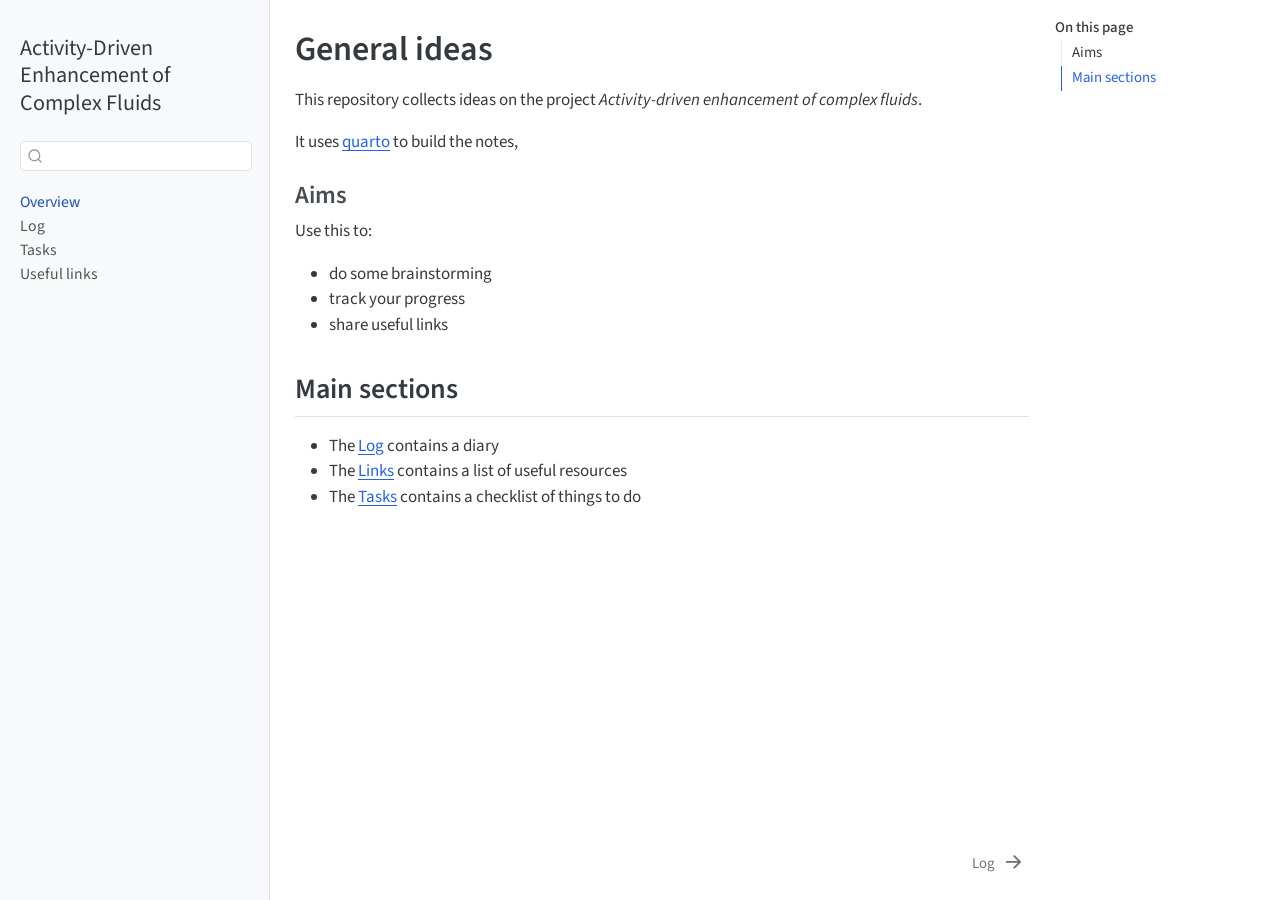
<file: index.html>
<!DOCTYPE html>
<html xmlns="http://www.w3.org/1999/xhtml" lang="en" xml:lang="en"><head>

<meta charset="utf-8">
<meta name="generator" content="quarto-1.7.31">

<meta name="viewport" content="width=device-width, initial-scale=1.0, user-scalable=yes">


<title>General ideas – Activity-Driven Enhancement of Complex Fluids</title>
<style>
code{white-space: pre-wrap;}
span.smallcaps{font-variant: small-caps;}
div.columns{display: flex; gap: min(4vw, 1.5em);}
div.column{flex: auto; overflow-x: auto;}
div.hanging-indent{margin-left: 1.5em; text-indent: -1.5em;}
ul.task-list{list-style: none;}
ul.task-list li input[type="checkbox"] {
  width: 0.8em;
  margin: 0 0.8em 0.2em -1em; /* quarto-specific, see https://github.com/quarto-dev/quarto-cli/issues/4556 */ 
  vertical-align: middle;
}
</style>


<script src="site_libs/quarto-nav/quarto-nav.js"></script>
<script src="site_libs/quarto-nav/headroom.min.js"></script>
<script src="site_libs/clipboard/clipboard.min.js"></script>
<script src="site_libs/quarto-search/autocomplete.umd.js"></script>
<script src="site_libs/quarto-search/fuse.min.js"></script>
<script src="site_libs/quarto-search/quarto-search.js"></script>
<meta name="quarto:offset" content="./">
<link href="./log.html" rel="next">
<script src="site_libs/quarto-html/quarto.js" type="module"></script>
<script src="site_libs/quarto-html/tabsets/tabsets.js" type="module"></script>
<script src="site_libs/quarto-html/popper.min.js"></script>
<script src="site_libs/quarto-html/tippy.umd.min.js"></script>
<script src="site_libs/quarto-html/anchor.min.js"></script>
<link href="site_libs/quarto-html/tippy.css" rel="stylesheet">
<link href="site_libs/quarto-html/quarto-syntax-highlighting-e1a5c8363afafaef2c763b6775fbf3ca.css" rel="stylesheet" id="quarto-text-highlighting-styles">
<script src="site_libs/bootstrap/bootstrap.min.js"></script>
<link href="site_libs/bootstrap/bootstrap-icons.css" rel="stylesheet">
<link href="site_libs/bootstrap/bootstrap-5809fcdebe393741780d614e72b00cc7.min.css" rel="stylesheet" append-hash="true" id="quarto-bootstrap" data-mode="light">
<script id="quarto-search-options" type="application/json">{
  "location": "sidebar",
  "copy-button": false,
  "collapse-after": 3,
  "panel-placement": "start",
  "type": "textbox",
  "limit": 50,
  "keyboard-shortcut": [
    "f",
    "/",
    "s"
  ],
  "show-item-context": false,
  "language": {
    "search-no-results-text": "No results",
    "search-matching-documents-text": "matching documents",
    "search-copy-link-title": "Copy link to search",
    "search-hide-matches-text": "Hide additional matches",
    "search-more-match-text": "more match in this document",
    "search-more-matches-text": "more matches in this document",
    "search-clear-button-title": "Clear",
    "search-text-placeholder": "",
    "search-detached-cancel-button-title": "Cancel",
    "search-submit-button-title": "Submit",
    "search-label": "Search"
  }
}</script>


</head>

<body class="nav-sidebar docked quarto-light">

<div id="quarto-search-results"></div>
  <header id="quarto-header" class="headroom fixed-top">
  <nav class="quarto-secondary-nav">
    <div class="container-fluid d-flex">
      <button type="button" class="quarto-btn-toggle btn" data-bs-toggle="collapse" role="button" data-bs-target=".quarto-sidebar-collapse-item" aria-controls="quarto-sidebar" aria-expanded="false" aria-label="Toggle sidebar navigation" onclick="if (window.quartoToggleHeadroom) { window.quartoToggleHeadroom(); }">
        <i class="bi bi-layout-text-sidebar-reverse"></i>
      </button>
        <nav class="quarto-page-breadcrumbs" aria-label="breadcrumb"><ol class="breadcrumb"><li class="breadcrumb-item"><a href="./index.html">Overview</a></li></ol></nav>
        <a class="flex-grow-1" role="navigation" data-bs-toggle="collapse" data-bs-target=".quarto-sidebar-collapse-item" aria-controls="quarto-sidebar" aria-expanded="false" aria-label="Toggle sidebar navigation" onclick="if (window.quartoToggleHeadroom) { window.quartoToggleHeadroom(); }">      
        </a>
      <button type="button" class="btn quarto-search-button" aria-label="Search" onclick="window.quartoOpenSearch();">
        <i class="bi bi-search"></i>
      </button>
    </div>
  </nav>
</header>
<!-- content -->
<div id="quarto-content" class="quarto-container page-columns page-rows-contents page-layout-article">
<!-- sidebar -->
  <nav id="quarto-sidebar" class="sidebar collapse collapse-horizontal quarto-sidebar-collapse-item sidebar-navigation docked overflow-auto">
    <div class="pt-lg-2 mt-2 text-left sidebar-header">
    <div class="sidebar-title mb-0 py-0">
      <a href="./">Activity-Driven Enhancement of Complex Fluids</a> 
    </div>
      </div>
        <div class="mt-2 flex-shrink-0 align-items-center">
        <div class="sidebar-search">
        <div id="quarto-search" class="" title="Search"></div>
        </div>
        </div>
    <div class="sidebar-menu-container"> 
    <ul class="list-unstyled mt-1">
        <li class="sidebar-item">
  <div class="sidebar-item-container"> 
  <a href="./index.html" class="sidebar-item-text sidebar-link active">
 <span class="menu-text">Overview</span></a>
  </div>
</li>
        <li class="sidebar-item">
  <div class="sidebar-item-container"> 
  <a href="./log.html" class="sidebar-item-text sidebar-link">
 <span class="menu-text">Log</span></a>
  </div>
</li>
        <li class="sidebar-item">
  <div class="sidebar-item-container"> 
  <a href="./tasks.html" class="sidebar-item-text sidebar-link">
 <span class="menu-text">Tasks</span></a>
  </div>
</li>
        <li class="sidebar-item">
  <div class="sidebar-item-container"> 
  <a href="./links.html" class="sidebar-item-text sidebar-link">
 <span class="menu-text">Useful links</span></a>
  </div>
</li>
    </ul>
    </div>
</nav>
<div id="quarto-sidebar-glass" class="quarto-sidebar-collapse-item" data-bs-toggle="collapse" data-bs-target=".quarto-sidebar-collapse-item"></div>
<!-- margin-sidebar -->
    <div id="quarto-margin-sidebar" class="sidebar margin-sidebar">
        <nav id="TOC" role="doc-toc" class="toc-active">
    <h2 id="toc-title">On this page</h2>
   
  <ul>
  <li><a href="#aims" id="toc-aims" class="nav-link active" data-scroll-target="#aims">Aims</a></li>
  <li><a href="#main-sections" id="toc-main-sections" class="nav-link" data-scroll-target="#main-sections">Main sections</a></li>
  </ul>
</nav>
    </div>
<!-- main -->
<main class="content" id="quarto-document-content">

<header id="title-block-header" class="quarto-title-block default">
<div class="quarto-title">
<h1 class="title">General ideas</h1>
</div>



<div class="quarto-title-meta">

    
  
    
  </div>
  


</header>


<p>This repository collects ideas on the project <em>Activity-driven enhancement of complex fluids</em>.</p>
<p>It uses <a href="https://www.quarto.org">quarto</a> to build the notes,</p>
<section id="aims" class="level3">
<h3 class="anchored" data-anchor-id="aims">Aims</h3>
<p>Use this to:</p>
<ul>
<li>do some brainstorming</li>
<li>track your progress</li>
<li>share useful links</li>
</ul>
</section>
<section id="main-sections" class="level2">
<h2 class="anchored" data-anchor-id="main-sections">Main sections</h2>
<ul>
<li>The <a href="./log.html">Log</a> contains a diary</li>
<li>The <a href="./links.html">Links</a> contains a list of useful resources</li>
<li>The <a href="./tasks.html">Tasks</a> contains a checklist of things to do</li>
</ul>


</section>

<a onclick="window.scrollTo(0, 0); return false;" role="button" id="quarto-back-to-top"><i class="bi bi-arrow-up"></i> Back to top</a></main> <!-- /main -->
<script id="quarto-html-after-body" type="application/javascript">
  window.document.addEventListener("DOMContentLoaded", function (event) {
    const icon = "";
    const anchorJS = new window.AnchorJS();
    anchorJS.options = {
      placement: 'right',
      icon: icon
    };
    anchorJS.add('.anchored');
    const isCodeAnnotation = (el) => {
      for (const clz of el.classList) {
        if (clz.startsWith('code-annotation-')) {                     
          return true;
        }
      }
      return false;
    }
    const onCopySuccess = function(e) {
      // button target
      const button = e.trigger;
      // don't keep focus
      button.blur();
      // flash "checked"
      button.classList.add('code-copy-button-checked');
      var currentTitle = button.getAttribute("title");
      button.setAttribute("title", "Copied!");
      let tooltip;
      if (window.bootstrap) {
        button.setAttribute("data-bs-toggle", "tooltip");
        button.setAttribute("data-bs-placement", "left");
        button.setAttribute("data-bs-title", "Copied!");
        tooltip = new bootstrap.Tooltip(button, 
          { trigger: "manual", 
            customClass: "code-copy-button-tooltip",
            offset: [0, -8]});
        tooltip.show();    
      }
      setTimeout(function() {
        if (tooltip) {
          tooltip.hide();
          button.removeAttribute("data-bs-title");
          button.removeAttribute("data-bs-toggle");
          button.removeAttribute("data-bs-placement");
        }
        button.setAttribute("title", currentTitle);
        button.classList.remove('code-copy-button-checked');
      }, 1000);
      // clear code selection
      e.clearSelection();
    }
    const getTextToCopy = function(trigger) {
        const codeEl = trigger.previousElementSibling.cloneNode(true);
        for (const childEl of codeEl.children) {
          if (isCodeAnnotation(childEl)) {
            childEl.remove();
          }
        }
        return codeEl.innerText;
    }
    const clipboard = new window.ClipboardJS('.code-copy-button:not([data-in-quarto-modal])', {
      text: getTextToCopy
    });
    clipboard.on('success', onCopySuccess);
    if (window.document.getElementById('quarto-embedded-source-code-modal')) {
      const clipboardModal = new window.ClipboardJS('.code-copy-button[data-in-quarto-modal]', {
        text: getTextToCopy,
        container: window.document.getElementById('quarto-embedded-source-code-modal')
      });
      clipboardModal.on('success', onCopySuccess);
    }
      var localhostRegex = new RegExp(/^(?:http|https):\/\/localhost\:?[0-9]*\//);
      var mailtoRegex = new RegExp(/^mailto:/);
        var filterRegex = new RegExp("https:\/\/FTurci\.github\.io\/active-enhancement\/");
      var isInternal = (href) => {
          return filterRegex.test(href) || localhostRegex.test(href) || mailtoRegex.test(href);
      }
      // Inspect non-navigation links and adorn them if external
     var links = window.document.querySelectorAll('a[href]:not(.nav-link):not(.navbar-brand):not(.toc-action):not(.sidebar-link):not(.sidebar-item-toggle):not(.pagination-link):not(.no-external):not([aria-hidden]):not(.dropdown-item):not(.quarto-navigation-tool):not(.about-link)');
      for (var i=0; i<links.length; i++) {
        const link = links[i];
        if (!isInternal(link.href)) {
          // undo the damage that might have been done by quarto-nav.js in the case of
          // links that we want to consider external
          if (link.dataset.originalHref !== undefined) {
            link.href = link.dataset.originalHref;
          }
        }
      }
    function tippyHover(el, contentFn, onTriggerFn, onUntriggerFn) {
      const config = {
        allowHTML: true,
        maxWidth: 500,
        delay: 100,
        arrow: false,
        appendTo: function(el) {
            return el.parentElement;
        },
        interactive: true,
        interactiveBorder: 10,
        theme: 'quarto',
        placement: 'bottom-start',
      };
      if (contentFn) {
        config.content = contentFn;
      }
      if (onTriggerFn) {
        config.onTrigger = onTriggerFn;
      }
      if (onUntriggerFn) {
        config.onUntrigger = onUntriggerFn;
      }
      window.tippy(el, config); 
    }
    const noterefs = window.document.querySelectorAll('a[role="doc-noteref"]');
    for (var i=0; i<noterefs.length; i++) {
      const ref = noterefs[i];
      tippyHover(ref, function() {
        // use id or data attribute instead here
        let href = ref.getAttribute('data-footnote-href') || ref.getAttribute('href');
        try { href = new URL(href).hash; } catch {}
        const id = href.replace(/^#\/?/, "");
        const note = window.document.getElementById(id);
        if (note) {
          return note.innerHTML;
        } else {
          return "";
        }
      });
    }
    const xrefs = window.document.querySelectorAll('a.quarto-xref');
    const processXRef = (id, note) => {
      // Strip column container classes
      const stripColumnClz = (el) => {
        el.classList.remove("page-full", "page-columns");
        if (el.children) {
          for (const child of el.children) {
            stripColumnClz(child);
          }
        }
      }
      stripColumnClz(note)
      if (id === null || id.startsWith('sec-')) {
        // Special case sections, only their first couple elements
        const container = document.createElement("div");
        if (note.children && note.children.length > 2) {
          container.appendChild(note.children[0].cloneNode(true));
          for (let i = 1; i < note.children.length; i++) {
            const child = note.children[i];
            if (child.tagName === "P" && child.innerText === "") {
              continue;
            } else {
              container.appendChild(child.cloneNode(true));
              break;
            }
          }
          if (window.Quarto?.typesetMath) {
            window.Quarto.typesetMath(container);
          }
          return container.innerHTML
        } else {
          if (window.Quarto?.typesetMath) {
            window.Quarto.typesetMath(note);
          }
          return note.innerHTML;
        }
      } else {
        // Remove any anchor links if they are present
        const anchorLink = note.querySelector('a.anchorjs-link');
        if (anchorLink) {
          anchorLink.remove();
        }
        if (window.Quarto?.typesetMath) {
          window.Quarto.typesetMath(note);
        }
        if (note.classList.contains("callout")) {
          return note.outerHTML;
        } else {
          return note.innerHTML;
        }
      }
    }
    for (var i=0; i<xrefs.length; i++) {
      const xref = xrefs[i];
      tippyHover(xref, undefined, function(instance) {
        instance.disable();
        let url = xref.getAttribute('href');
        let hash = undefined; 
        if (url.startsWith('#')) {
          hash = url;
        } else {
          try { hash = new URL(url).hash; } catch {}
        }
        if (hash) {
          const id = hash.replace(/^#\/?/, "");
          const note = window.document.getElementById(id);
          if (note !== null) {
            try {
              const html = processXRef(id, note.cloneNode(true));
              instance.setContent(html);
            } finally {
              instance.enable();
              instance.show();
            }
          } else {
            // See if we can fetch this
            fetch(url.split('#')[0])
            .then(res => res.text())
            .then(html => {
              const parser = new DOMParser();
              const htmlDoc = parser.parseFromString(html, "text/html");
              const note = htmlDoc.getElementById(id);
              if (note !== null) {
                const html = processXRef(id, note);
                instance.setContent(html);
              } 
            }).finally(() => {
              instance.enable();
              instance.show();
            });
          }
        } else {
          // See if we can fetch a full url (with no hash to target)
          // This is a special case and we should probably do some content thinning / targeting
          fetch(url)
          .then(res => res.text())
          .then(html => {
            const parser = new DOMParser();
            const htmlDoc = parser.parseFromString(html, "text/html");
            const note = htmlDoc.querySelector('main.content');
            if (note !== null) {
              // This should only happen for chapter cross references
              // (since there is no id in the URL)
              // remove the first header
              if (note.children.length > 0 && note.children[0].tagName === "HEADER") {
                note.children[0].remove();
              }
              const html = processXRef(null, note);
              instance.setContent(html);
            } 
          }).finally(() => {
            instance.enable();
            instance.show();
          });
        }
      }, function(instance) {
      });
    }
        let selectedAnnoteEl;
        const selectorForAnnotation = ( cell, annotation) => {
          let cellAttr = 'data-code-cell="' + cell + '"';
          let lineAttr = 'data-code-annotation="' +  annotation + '"';
          const selector = 'span[' + cellAttr + '][' + lineAttr + ']';
          return selector;
        }
        const selectCodeLines = (annoteEl) => {
          const doc = window.document;
          const targetCell = annoteEl.getAttribute("data-target-cell");
          const targetAnnotation = annoteEl.getAttribute("data-target-annotation");
          const annoteSpan = window.document.querySelector(selectorForAnnotation(targetCell, targetAnnotation));
          const lines = annoteSpan.getAttribute("data-code-lines").split(",");
          const lineIds = lines.map((line) => {
            return targetCell + "-" + line;
          })
          let top = null;
          let height = null;
          let parent = null;
          if (lineIds.length > 0) {
              //compute the position of the single el (top and bottom and make a div)
              const el = window.document.getElementById(lineIds[0]);
              top = el.offsetTop;
              height = el.offsetHeight;
              parent = el.parentElement.parentElement;
            if (lineIds.length > 1) {
              const lastEl = window.document.getElementById(lineIds[lineIds.length - 1]);
              const bottom = lastEl.offsetTop + lastEl.offsetHeight;
              height = bottom - top;
            }
            if (top !== null && height !== null && parent !== null) {
              // cook up a div (if necessary) and position it 
              let div = window.document.getElementById("code-annotation-line-highlight");
              if (div === null) {
                div = window.document.createElement("div");
                div.setAttribute("id", "code-annotation-line-highlight");
                div.style.position = 'absolute';
                parent.appendChild(div);
              }
              div.style.top = top - 2 + "px";
              div.style.height = height + 4 + "px";
              div.style.left = 0;
              let gutterDiv = window.document.getElementById("code-annotation-line-highlight-gutter");
              if (gutterDiv === null) {
                gutterDiv = window.document.createElement("div");
                gutterDiv.setAttribute("id", "code-annotation-line-highlight-gutter");
                gutterDiv.style.position = 'absolute';
                const codeCell = window.document.getElementById(targetCell);
                const gutter = codeCell.querySelector('.code-annotation-gutter');
                gutter.appendChild(gutterDiv);
              }
              gutterDiv.style.top = top - 2 + "px";
              gutterDiv.style.height = height + 4 + "px";
            }
            selectedAnnoteEl = annoteEl;
          }
        };
        const unselectCodeLines = () => {
          const elementsIds = ["code-annotation-line-highlight", "code-annotation-line-highlight-gutter"];
          elementsIds.forEach((elId) => {
            const div = window.document.getElementById(elId);
            if (div) {
              div.remove();
            }
          });
          selectedAnnoteEl = undefined;
        };
          // Handle positioning of the toggle
      window.addEventListener(
        "resize",
        throttle(() => {
          elRect = undefined;
          if (selectedAnnoteEl) {
            selectCodeLines(selectedAnnoteEl);
          }
        }, 10)
      );
      function throttle(fn, ms) {
      let throttle = false;
      let timer;
        return (...args) => {
          if(!throttle) { // first call gets through
              fn.apply(this, args);
              throttle = true;
          } else { // all the others get throttled
              if(timer) clearTimeout(timer); // cancel #2
              timer = setTimeout(() => {
                fn.apply(this, args);
                timer = throttle = false;
              }, ms);
          }
        };
      }
        // Attach click handler to the DT
        const annoteDls = window.document.querySelectorAll('dt[data-target-cell]');
        for (const annoteDlNode of annoteDls) {
          annoteDlNode.addEventListener('click', (event) => {
            const clickedEl = event.target;
            if (clickedEl !== selectedAnnoteEl) {
              unselectCodeLines();
              const activeEl = window.document.querySelector('dt[data-target-cell].code-annotation-active');
              if (activeEl) {
                activeEl.classList.remove('code-annotation-active');
              }
              selectCodeLines(clickedEl);
              clickedEl.classList.add('code-annotation-active');
            } else {
              // Unselect the line
              unselectCodeLines();
              clickedEl.classList.remove('code-annotation-active');
            }
          });
        }
    const findCites = (el) => {
      const parentEl = el.parentElement;
      if (parentEl) {
        const cites = parentEl.dataset.cites;
        if (cites) {
          return {
            el,
            cites: cites.split(' ')
          };
        } else {
          return findCites(el.parentElement)
        }
      } else {
        return undefined;
      }
    };
    var bibliorefs = window.document.querySelectorAll('a[role="doc-biblioref"]');
    for (var i=0; i<bibliorefs.length; i++) {
      const ref = bibliorefs[i];
      const citeInfo = findCites(ref);
      if (citeInfo) {
        tippyHover(citeInfo.el, function() {
          var popup = window.document.createElement('div');
          citeInfo.cites.forEach(function(cite) {
            var citeDiv = window.document.createElement('div');
            citeDiv.classList.add('hanging-indent');
            citeDiv.classList.add('csl-entry');
            var biblioDiv = window.document.getElementById('ref-' + cite);
            if (biblioDiv) {
              citeDiv.innerHTML = biblioDiv.innerHTML;
            }
            popup.appendChild(citeDiv);
          });
          return popup.innerHTML;
        });
      }
    }
  });
  </script>
<nav class="page-navigation">
  <div class="nav-page nav-page-previous">
  </div>
  <div class="nav-page nav-page-next">
      <a href="./log.html" class="pagination-link" aria-label="Log">
        <span class="nav-page-text">Log</span> <i class="bi bi-arrow-right-short"></i>
      </a>
  </div>
</nav>
</div> <!-- /content -->




</body></html>
</file>
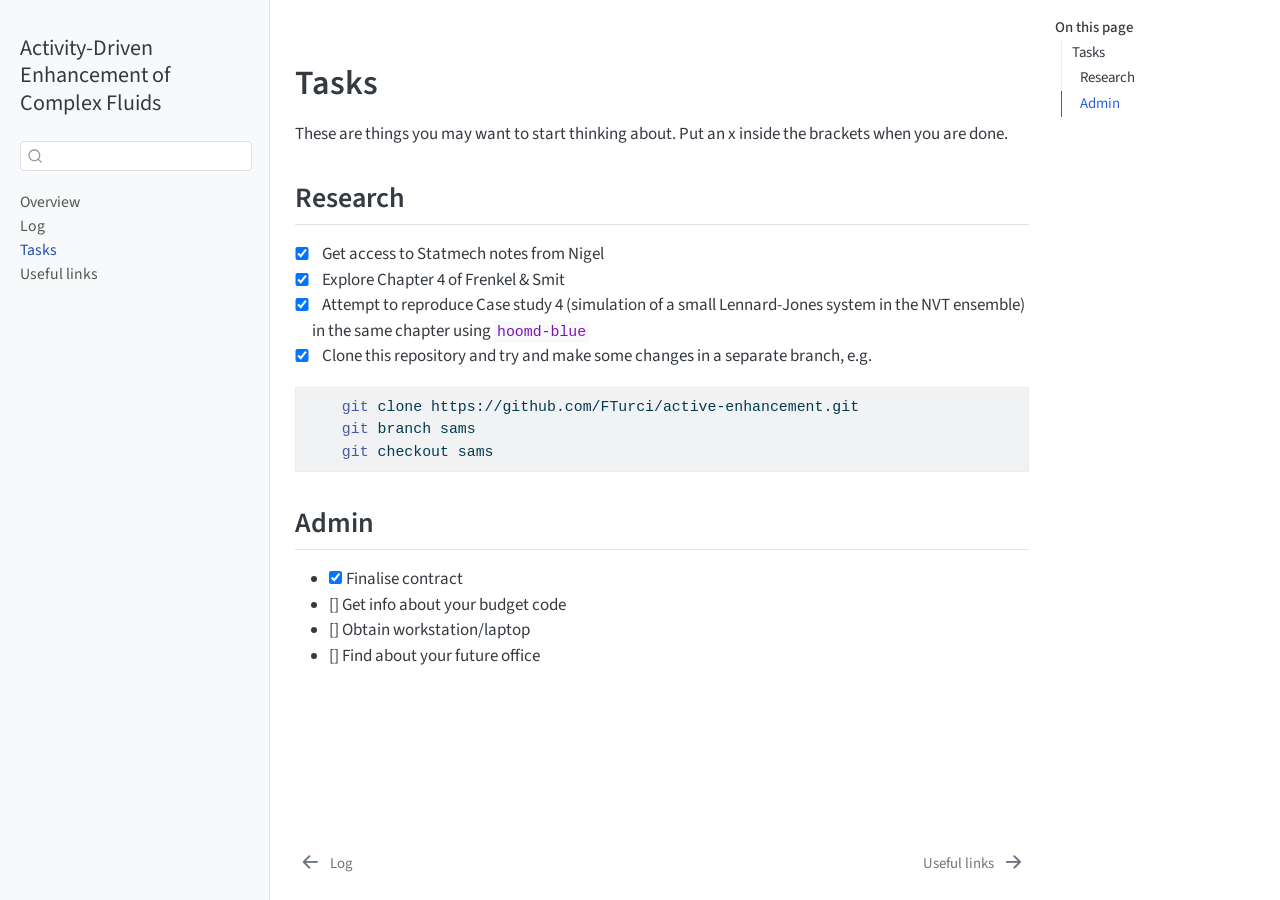
<file: tasks.html>
<!DOCTYPE html>
<html xmlns="http://www.w3.org/1999/xhtml" lang="en" xml:lang="en"><head>

<meta charset="utf-8">
<meta name="generator" content="quarto-1.7.31">

<meta name="viewport" content="width=device-width, initial-scale=1.0, user-scalable=yes">


<title>tasks – Activity-Driven Enhancement of Complex Fluids</title>
<style>
code{white-space: pre-wrap;}
span.smallcaps{font-variant: small-caps;}
div.columns{display: flex; gap: min(4vw, 1.5em);}
div.column{flex: auto; overflow-x: auto;}
div.hanging-indent{margin-left: 1.5em; text-indent: -1.5em;}
ul.task-list{list-style: none;}
ul.task-list li input[type="checkbox"] {
  width: 0.8em;
  margin: 0 0.8em 0.2em -1em; /* quarto-specific, see https://github.com/quarto-dev/quarto-cli/issues/4556 */ 
  vertical-align: middle;
}
/* CSS for syntax highlighting */
html { -webkit-text-size-adjust: 100%; }
pre > code.sourceCode { white-space: pre; position: relative; }
pre > code.sourceCode > span { display: inline-block; line-height: 1.25; }
pre > code.sourceCode > span:empty { height: 1.2em; }
.sourceCode { overflow: visible; }
code.sourceCode > span { color: inherit; text-decoration: inherit; }
div.sourceCode { margin: 1em 0; }
pre.sourceCode { margin: 0; }
@media screen {
div.sourceCode { overflow: auto; }
}
@media print {
pre > code.sourceCode { white-space: pre-wrap; }
pre > code.sourceCode > span { text-indent: -5em; padding-left: 5em; }
}
pre.numberSource code
  { counter-reset: source-line 0; }
pre.numberSource code > span
  { position: relative; left: -4em; counter-increment: source-line; }
pre.numberSource code > span > a:first-child::before
  { content: counter(source-line);
    position: relative; left: -1em; text-align: right; vertical-align: baseline;
    border: none; display: inline-block;
    -webkit-touch-callout: none; -webkit-user-select: none;
    -khtml-user-select: none; -moz-user-select: none;
    -ms-user-select: none; user-select: none;
    padding: 0 4px; width: 4em;
  }
pre.numberSource { margin-left: 3em;  padding-left: 4px; }
div.sourceCode
  {   }
@media screen {
pre > code.sourceCode > span > a:first-child::before { text-decoration: underline; }
}
</style>


<script src="site_libs/quarto-nav/quarto-nav.js"></script>
<script src="site_libs/quarto-nav/headroom.min.js"></script>
<script src="site_libs/clipboard/clipboard.min.js"></script>
<script src="site_libs/quarto-search/autocomplete.umd.js"></script>
<script src="site_libs/quarto-search/fuse.min.js"></script>
<script src="site_libs/quarto-search/quarto-search.js"></script>
<meta name="quarto:offset" content="./">
<link href="./links.html" rel="next">
<link href="./log.html" rel="prev">
<script src="site_libs/quarto-html/quarto.js" type="module"></script>
<script src="site_libs/quarto-html/tabsets/tabsets.js" type="module"></script>
<script src="site_libs/quarto-html/popper.min.js"></script>
<script src="site_libs/quarto-html/tippy.umd.min.js"></script>
<script src="site_libs/quarto-html/anchor.min.js"></script>
<link href="site_libs/quarto-html/tippy.css" rel="stylesheet">
<link href="site_libs/quarto-html/quarto-syntax-highlighting-e1a5c8363afafaef2c763b6775fbf3ca.css" rel="stylesheet" id="quarto-text-highlighting-styles">
<script src="site_libs/bootstrap/bootstrap.min.js"></script>
<link href="site_libs/bootstrap/bootstrap-icons.css" rel="stylesheet">
<link href="site_libs/bootstrap/bootstrap-5809fcdebe393741780d614e72b00cc7.min.css" rel="stylesheet" append-hash="true" id="quarto-bootstrap" data-mode="light">
<script id="quarto-search-options" type="application/json">{
  "location": "sidebar",
  "copy-button": false,
  "collapse-after": 3,
  "panel-placement": "start",
  "type": "textbox",
  "limit": 50,
  "keyboard-shortcut": [
    "f",
    "/",
    "s"
  ],
  "show-item-context": false,
  "language": {
    "search-no-results-text": "No results",
    "search-matching-documents-text": "matching documents",
    "search-copy-link-title": "Copy link to search",
    "search-hide-matches-text": "Hide additional matches",
    "search-more-match-text": "more match in this document",
    "search-more-matches-text": "more matches in this document",
    "search-clear-button-title": "Clear",
    "search-text-placeholder": "",
    "search-detached-cancel-button-title": "Cancel",
    "search-submit-button-title": "Submit",
    "search-label": "Search"
  }
}</script>


</head>

<body class="nav-sidebar docked quarto-light">

<div id="quarto-search-results"></div>
  <header id="quarto-header" class="headroom fixed-top">
  <nav class="quarto-secondary-nav">
    <div class="container-fluid d-flex">
      <button type="button" class="quarto-btn-toggle btn" data-bs-toggle="collapse" role="button" data-bs-target=".quarto-sidebar-collapse-item" aria-controls="quarto-sidebar" aria-expanded="false" aria-label="Toggle sidebar navigation" onclick="if (window.quartoToggleHeadroom) { window.quartoToggleHeadroom(); }">
        <i class="bi bi-layout-text-sidebar-reverse"></i>
      </button>
        <nav class="quarto-page-breadcrumbs" aria-label="breadcrumb"><ol class="breadcrumb"><li class="breadcrumb-item"><a href="./tasks.html">Tasks</a></li></ol></nav>
        <a class="flex-grow-1" role="navigation" data-bs-toggle="collapse" data-bs-target=".quarto-sidebar-collapse-item" aria-controls="quarto-sidebar" aria-expanded="false" aria-label="Toggle sidebar navigation" onclick="if (window.quartoToggleHeadroom) { window.quartoToggleHeadroom(); }">      
        </a>
      <button type="button" class="btn quarto-search-button" aria-label="Search" onclick="window.quartoOpenSearch();">
        <i class="bi bi-search"></i>
      </button>
    </div>
  </nav>
</header>
<!-- content -->
<div id="quarto-content" class="quarto-container page-columns page-rows-contents page-layout-article">
<!-- sidebar -->
  <nav id="quarto-sidebar" class="sidebar collapse collapse-horizontal quarto-sidebar-collapse-item sidebar-navigation docked overflow-auto">
    <div class="pt-lg-2 mt-2 text-left sidebar-header">
    <div class="sidebar-title mb-0 py-0">
      <a href="./">Activity-Driven Enhancement of Complex Fluids</a> 
    </div>
      </div>
        <div class="mt-2 flex-shrink-0 align-items-center">
        <div class="sidebar-search">
        <div id="quarto-search" class="" title="Search"></div>
        </div>
        </div>
    <div class="sidebar-menu-container"> 
    <ul class="list-unstyled mt-1">
        <li class="sidebar-item">
  <div class="sidebar-item-container"> 
  <a href="./index.html" class="sidebar-item-text sidebar-link">
 <span class="menu-text">Overview</span></a>
  </div>
</li>
        <li class="sidebar-item">
  <div class="sidebar-item-container"> 
  <a href="./log.html" class="sidebar-item-text sidebar-link">
 <span class="menu-text">Log</span></a>
  </div>
</li>
        <li class="sidebar-item">
  <div class="sidebar-item-container"> 
  <a href="./tasks.html" class="sidebar-item-text sidebar-link active">
 <span class="menu-text">Tasks</span></a>
  </div>
</li>
        <li class="sidebar-item">
  <div class="sidebar-item-container"> 
  <a href="./links.html" class="sidebar-item-text sidebar-link">
 <span class="menu-text">Useful links</span></a>
  </div>
</li>
    </ul>
    </div>
</nav>
<div id="quarto-sidebar-glass" class="quarto-sidebar-collapse-item" data-bs-toggle="collapse" data-bs-target=".quarto-sidebar-collapse-item"></div>
<!-- margin-sidebar -->
    <div id="quarto-margin-sidebar" class="sidebar margin-sidebar">
        <nav id="TOC" role="doc-toc" class="toc-active">
    <h2 id="toc-title">On this page</h2>
   
  <ul>
  <li><a href="#tasks" id="toc-tasks" class="nav-link active" data-scroll-target="#tasks">Tasks</a>
  <ul class="collapse">
  <li><a href="#research" id="toc-research" class="nav-link" data-scroll-target="#research">Research</a></li>
  <li><a href="#admin" id="toc-admin" class="nav-link" data-scroll-target="#admin">Admin</a></li>
  </ul></li>
  </ul>
</nav>
    </div>
<!-- main -->
<main class="content" id="quarto-document-content"><header id="title-block-header" class="quarto-title-block"></header>




<section id="tasks" class="level1">
<h1>Tasks</h1>
<p>These are things you may want to start thinking about. Put an x inside the brackets when you are done.</p>
<section id="research" class="level2">
<h2 class="anchored" data-anchor-id="research">Research</h2>
<ul class="task-list">
<li><label><input type="checkbox" checked="">Get access to Statmech notes from Nigel</label></li>
<li><label><input type="checkbox" checked="">Explore Chapter 4 of Frenkel &amp; Smit</label></li>
<li><label><input type="checkbox" checked="">Attempt to reproduce Case study 4 (simulation of a small Lennard-Jones system in the NVT ensemble) in the same chapter using <code>hoomd-blue</code></label></li>
<li><label><input type="checkbox" checked="">Clone this repository and try and make some changes in a separate branch, e.g.</label></li>
</ul>
<div class="sourceCode" id="cb1"><pre class="sourceCode bash code-with-copy"><code class="sourceCode bash"><span id="cb1-1"><a href="#cb1-1" aria-hidden="true" tabindex="-1"></a>    <span class="fu">git</span> clone https://github.com/FTurci/active-enhancement.git</span>
<span id="cb1-2"><a href="#cb1-2" aria-hidden="true" tabindex="-1"></a>    <span class="fu">git</span> branch sams</span>
<span id="cb1-3"><a href="#cb1-3" aria-hidden="true" tabindex="-1"></a>    <span class="fu">git</span> checkout sams</span></code><button title="Copy to Clipboard" class="code-copy-button"><i class="bi"></i></button></pre></div>
</section>
<section id="admin" class="level2">
<h2 class="anchored" data-anchor-id="admin">Admin</h2>
<ul>
<li><label><input type="checkbox" checked="">Finalise contract</label></li>
<li>[] Get info about your budget code</li>
<li>[] Obtain workstation/laptop</li>
<li>[] Find about your future office</li>
</ul>


</section>
</section>

<a onclick="window.scrollTo(0, 0); return false;" role="button" id="quarto-back-to-top"><i class="bi bi-arrow-up"></i> Back to top</a></main> <!-- /main -->
<script id="quarto-html-after-body" type="application/javascript">
  window.document.addEventListener("DOMContentLoaded", function (event) {
    const icon = "";
    const anchorJS = new window.AnchorJS();
    anchorJS.options = {
      placement: 'right',
      icon: icon
    };
    anchorJS.add('.anchored');
    const isCodeAnnotation = (el) => {
      for (const clz of el.classList) {
        if (clz.startsWith('code-annotation-')) {                     
          return true;
        }
      }
      return false;
    }
    const onCopySuccess = function(e) {
      // button target
      const button = e.trigger;
      // don't keep focus
      button.blur();
      // flash "checked"
      button.classList.add('code-copy-button-checked');
      var currentTitle = button.getAttribute("title");
      button.setAttribute("title", "Copied!");
      let tooltip;
      if (window.bootstrap) {
        button.setAttribute("data-bs-toggle", "tooltip");
        button.setAttribute("data-bs-placement", "left");
        button.setAttribute("data-bs-title", "Copied!");
        tooltip = new bootstrap.Tooltip(button, 
          { trigger: "manual", 
            customClass: "code-copy-button-tooltip",
            offset: [0, -8]});
        tooltip.show();    
      }
      setTimeout(function() {
        if (tooltip) {
          tooltip.hide();
          button.removeAttribute("data-bs-title");
          button.removeAttribute("data-bs-toggle");
          button.removeAttribute("data-bs-placement");
        }
        button.setAttribute("title", currentTitle);
        button.classList.remove('code-copy-button-checked');
      }, 1000);
      // clear code selection
      e.clearSelection();
    }
    const getTextToCopy = function(trigger) {
        const codeEl = trigger.previousElementSibling.cloneNode(true);
        for (const childEl of codeEl.children) {
          if (isCodeAnnotation(childEl)) {
            childEl.remove();
          }
        }
        return codeEl.innerText;
    }
    const clipboard = new window.ClipboardJS('.code-copy-button:not([data-in-quarto-modal])', {
      text: getTextToCopy
    });
    clipboard.on('success', onCopySuccess);
    if (window.document.getElementById('quarto-embedded-source-code-modal')) {
      const clipboardModal = new window.ClipboardJS('.code-copy-button[data-in-quarto-modal]', {
        text: getTextToCopy,
        container: window.document.getElementById('quarto-embedded-source-code-modal')
      });
      clipboardModal.on('success', onCopySuccess);
    }
      var localhostRegex = new RegExp(/^(?:http|https):\/\/localhost\:?[0-9]*\//);
      var mailtoRegex = new RegExp(/^mailto:/);
        var filterRegex = new RegExp("https:\/\/FTurci\.github\.io\/active-enhancement\/");
      var isInternal = (href) => {
          return filterRegex.test(href) || localhostRegex.test(href) || mailtoRegex.test(href);
      }
      // Inspect non-navigation links and adorn them if external
     var links = window.document.querySelectorAll('a[href]:not(.nav-link):not(.navbar-brand):not(.toc-action):not(.sidebar-link):not(.sidebar-item-toggle):not(.pagination-link):not(.no-external):not([aria-hidden]):not(.dropdown-item):not(.quarto-navigation-tool):not(.about-link)');
      for (var i=0; i<links.length; i++) {
        const link = links[i];
        if (!isInternal(link.href)) {
          // undo the damage that might have been done by quarto-nav.js in the case of
          // links that we want to consider external
          if (link.dataset.originalHref !== undefined) {
            link.href = link.dataset.originalHref;
          }
        }
      }
    function tippyHover(el, contentFn, onTriggerFn, onUntriggerFn) {
      const config = {
        allowHTML: true,
        maxWidth: 500,
        delay: 100,
        arrow: false,
        appendTo: function(el) {
            return el.parentElement;
        },
        interactive: true,
        interactiveBorder: 10,
        theme: 'quarto',
        placement: 'bottom-start',
      };
      if (contentFn) {
        config.content = contentFn;
      }
      if (onTriggerFn) {
        config.onTrigger = onTriggerFn;
      }
      if (onUntriggerFn) {
        config.onUntrigger = onUntriggerFn;
      }
      window.tippy(el, config); 
    }
    const noterefs = window.document.querySelectorAll('a[role="doc-noteref"]');
    for (var i=0; i<noterefs.length; i++) {
      const ref = noterefs[i];
      tippyHover(ref, function() {
        // use id or data attribute instead here
        let href = ref.getAttribute('data-footnote-href') || ref.getAttribute('href');
        try { href = new URL(href).hash; } catch {}
        const id = href.replace(/^#\/?/, "");
        const note = window.document.getElementById(id);
        if (note) {
          return note.innerHTML;
        } else {
          return "";
        }
      });
    }
    const xrefs = window.document.querySelectorAll('a.quarto-xref');
    const processXRef = (id, note) => {
      // Strip column container classes
      const stripColumnClz = (el) => {
        el.classList.remove("page-full", "page-columns");
        if (el.children) {
          for (const child of el.children) {
            stripColumnClz(child);
          }
        }
      }
      stripColumnClz(note)
      if (id === null || id.startsWith('sec-')) {
        // Special case sections, only their first couple elements
        const container = document.createElement("div");
        if (note.children && note.children.length > 2) {
          container.appendChild(note.children[0].cloneNode(true));
          for (let i = 1; i < note.children.length; i++) {
            const child = note.children[i];
            if (child.tagName === "P" && child.innerText === "") {
              continue;
            } else {
              container.appendChild(child.cloneNode(true));
              break;
            }
          }
          if (window.Quarto?.typesetMath) {
            window.Quarto.typesetMath(container);
          }
          return container.innerHTML
        } else {
          if (window.Quarto?.typesetMath) {
            window.Quarto.typesetMath(note);
          }
          return note.innerHTML;
        }
      } else {
        // Remove any anchor links if they are present
        const anchorLink = note.querySelector('a.anchorjs-link');
        if (anchorLink) {
          anchorLink.remove();
        }
        if (window.Quarto?.typesetMath) {
          window.Quarto.typesetMath(note);
        }
        if (note.classList.contains("callout")) {
          return note.outerHTML;
        } else {
          return note.innerHTML;
        }
      }
    }
    for (var i=0; i<xrefs.length; i++) {
      const xref = xrefs[i];
      tippyHover(xref, undefined, function(instance) {
        instance.disable();
        let url = xref.getAttribute('href');
        let hash = undefined; 
        if (url.startsWith('#')) {
          hash = url;
        } else {
          try { hash = new URL(url).hash; } catch {}
        }
        if (hash) {
          const id = hash.replace(/^#\/?/, "");
          const note = window.document.getElementById(id);
          if (note !== null) {
            try {
              const html = processXRef(id, note.cloneNode(true));
              instance.setContent(html);
            } finally {
              instance.enable();
              instance.show();
            }
          } else {
            // See if we can fetch this
            fetch(url.split('#')[0])
            .then(res => res.text())
            .then(html => {
              const parser = new DOMParser();
              const htmlDoc = parser.parseFromString(html, "text/html");
              const note = htmlDoc.getElementById(id);
              if (note !== null) {
                const html = processXRef(id, note);
                instance.setContent(html);
              } 
            }).finally(() => {
              instance.enable();
              instance.show();
            });
          }
        } else {
          // See if we can fetch a full url (with no hash to target)
          // This is a special case and we should probably do some content thinning / targeting
          fetch(url)
          .then(res => res.text())
          .then(html => {
            const parser = new DOMParser();
            const htmlDoc = parser.parseFromString(html, "text/html");
            const note = htmlDoc.querySelector('main.content');
            if (note !== null) {
              // This should only happen for chapter cross references
              // (since there is no id in the URL)
              // remove the first header
              if (note.children.length > 0 && note.children[0].tagName === "HEADER") {
                note.children[0].remove();
              }
              const html = processXRef(null, note);
              instance.setContent(html);
            } 
          }).finally(() => {
            instance.enable();
            instance.show();
          });
        }
      }, function(instance) {
      });
    }
        let selectedAnnoteEl;
        const selectorForAnnotation = ( cell, annotation) => {
          let cellAttr = 'data-code-cell="' + cell + '"';
          let lineAttr = 'data-code-annotation="' +  annotation + '"';
          const selector = 'span[' + cellAttr + '][' + lineAttr + ']';
          return selector;
        }
        const selectCodeLines = (annoteEl) => {
          const doc = window.document;
          const targetCell = annoteEl.getAttribute("data-target-cell");
          const targetAnnotation = annoteEl.getAttribute("data-target-annotation");
          const annoteSpan = window.document.querySelector(selectorForAnnotation(targetCell, targetAnnotation));
          const lines = annoteSpan.getAttribute("data-code-lines").split(",");
          const lineIds = lines.map((line) => {
            return targetCell + "-" + line;
          })
          let top = null;
          let height = null;
          let parent = null;
          if (lineIds.length > 0) {
              //compute the position of the single el (top and bottom and make a div)
              const el = window.document.getElementById(lineIds[0]);
              top = el.offsetTop;
              height = el.offsetHeight;
              parent = el.parentElement.parentElement;
            if (lineIds.length > 1) {
              const lastEl = window.document.getElementById(lineIds[lineIds.length - 1]);
              const bottom = lastEl.offsetTop + lastEl.offsetHeight;
              height = bottom - top;
            }
            if (top !== null && height !== null && parent !== null) {
              // cook up a div (if necessary) and position it 
              let div = window.document.getElementById("code-annotation-line-highlight");
              if (div === null) {
                div = window.document.createElement("div");
                div.setAttribute("id", "code-annotation-line-highlight");
                div.style.position = 'absolute';
                parent.appendChild(div);
              }
              div.style.top = top - 2 + "px";
              div.style.height = height + 4 + "px";
              div.style.left = 0;
              let gutterDiv = window.document.getElementById("code-annotation-line-highlight-gutter");
              if (gutterDiv === null) {
                gutterDiv = window.document.createElement("div");
                gutterDiv.setAttribute("id", "code-annotation-line-highlight-gutter");
                gutterDiv.style.position = 'absolute';
                const codeCell = window.document.getElementById(targetCell);
                const gutter = codeCell.querySelector('.code-annotation-gutter');
                gutter.appendChild(gutterDiv);
              }
              gutterDiv.style.top = top - 2 + "px";
              gutterDiv.style.height = height + 4 + "px";
            }
            selectedAnnoteEl = annoteEl;
          }
        };
        const unselectCodeLines = () => {
          const elementsIds = ["code-annotation-line-highlight", "code-annotation-line-highlight-gutter"];
          elementsIds.forEach((elId) => {
            const div = window.document.getElementById(elId);
            if (div) {
              div.remove();
            }
          });
          selectedAnnoteEl = undefined;
        };
          // Handle positioning of the toggle
      window.addEventListener(
        "resize",
        throttle(() => {
          elRect = undefined;
          if (selectedAnnoteEl) {
            selectCodeLines(selectedAnnoteEl);
          }
        }, 10)
      );
      function throttle(fn, ms) {
      let throttle = false;
      let timer;
        return (...args) => {
          if(!throttle) { // first call gets through
              fn.apply(this, args);
              throttle = true;
          } else { // all the others get throttled
              if(timer) clearTimeout(timer); // cancel #2
              timer = setTimeout(() => {
                fn.apply(this, args);
                timer = throttle = false;
              }, ms);
          }
        };
      }
        // Attach click handler to the DT
        const annoteDls = window.document.querySelectorAll('dt[data-target-cell]');
        for (const annoteDlNode of annoteDls) {
          annoteDlNode.addEventListener('click', (event) => {
            const clickedEl = event.target;
            if (clickedEl !== selectedAnnoteEl) {
              unselectCodeLines();
              const activeEl = window.document.querySelector('dt[data-target-cell].code-annotation-active');
              if (activeEl) {
                activeEl.classList.remove('code-annotation-active');
              }
              selectCodeLines(clickedEl);
              clickedEl.classList.add('code-annotation-active');
            } else {
              // Unselect the line
              unselectCodeLines();
              clickedEl.classList.remove('code-annotation-active');
            }
          });
        }
    const findCites = (el) => {
      const parentEl = el.parentElement;
      if (parentEl) {
        const cites = parentEl.dataset.cites;
        if (cites) {
          return {
            el,
            cites: cites.split(' ')
          };
        } else {
          return findCites(el.parentElement)
        }
      } else {
        return undefined;
      }
    };
    var bibliorefs = window.document.querySelectorAll('a[role="doc-biblioref"]');
    for (var i=0; i<bibliorefs.length; i++) {
      const ref = bibliorefs[i];
      const citeInfo = findCites(ref);
      if (citeInfo) {
        tippyHover(citeInfo.el, function() {
          var popup = window.document.createElement('div');
          citeInfo.cites.forEach(function(cite) {
            var citeDiv = window.document.createElement('div');
            citeDiv.classList.add('hanging-indent');
            citeDiv.classList.add('csl-entry');
            var biblioDiv = window.document.getElementById('ref-' + cite);
            if (biblioDiv) {
              citeDiv.innerHTML = biblioDiv.innerHTML;
            }
            popup.appendChild(citeDiv);
          });
          return popup.innerHTML;
        });
      }
    }
  });
  </script>
<nav class="page-navigation">
  <div class="nav-page nav-page-previous">
      <a href="./log.html" class="pagination-link" aria-label="Log">
        <i class="bi bi-arrow-left-short"></i> <span class="nav-page-text">Log</span>
      </a>          
  </div>
  <div class="nav-page nav-page-next">
      <a href="./links.html" class="pagination-link" aria-label="Useful links">
        <span class="nav-page-text">Useful links</span> <i class="bi bi-arrow-right-short"></i>
      </a>
  </div>
</nav>
</div> <!-- /content -->




</body></html>
</file>
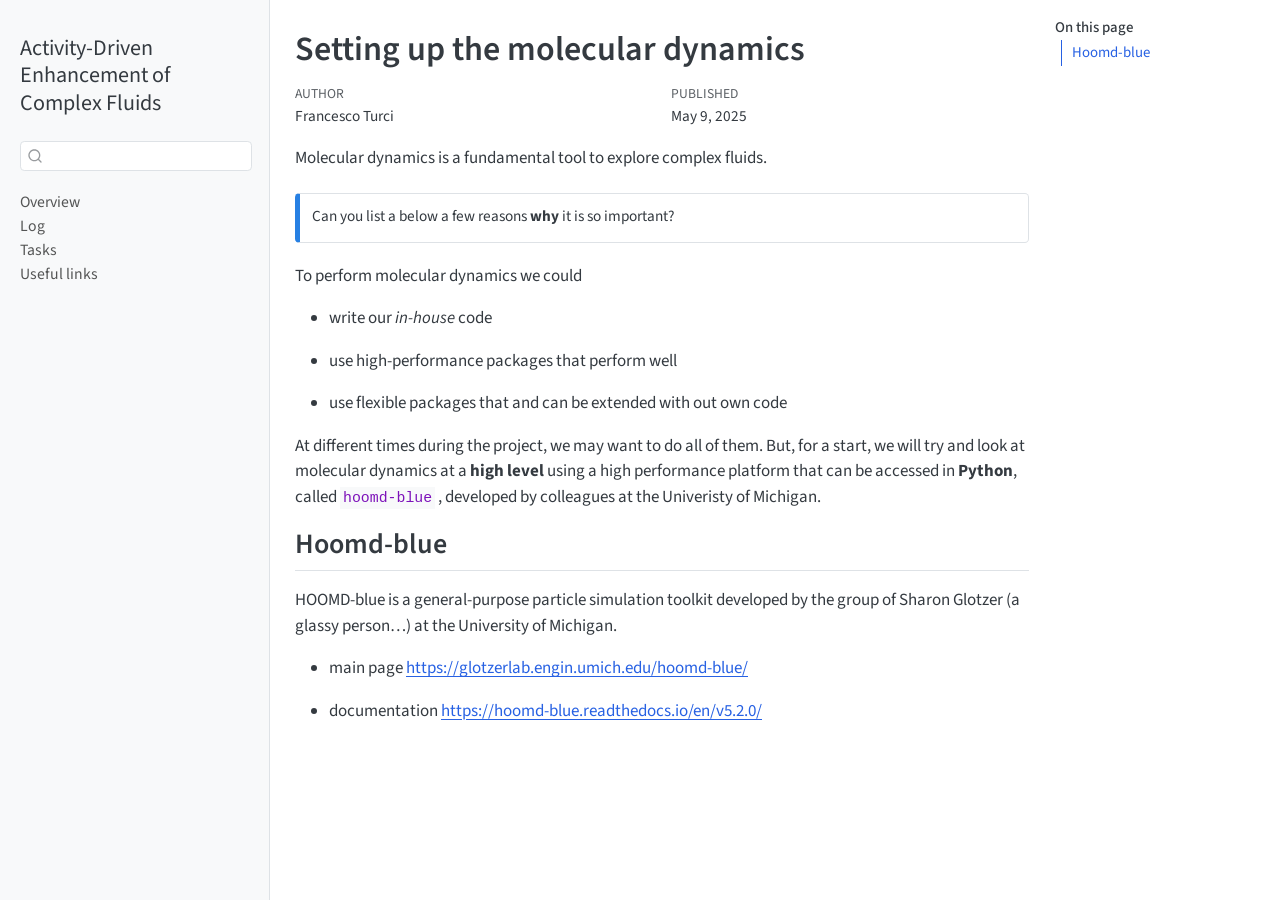
<file: diary/setting-up.html>
<!DOCTYPE html>
<html xmlns="http://www.w3.org/1999/xhtml" lang="en" xml:lang="en"><head>

<meta charset="utf-8">
<meta name="generator" content="quarto-1.7.31">

<meta name="viewport" content="width=device-width, initial-scale=1.0, user-scalable=yes">

<meta name="author" content="Francesco Turci">
<meta name="dcterms.date" content="2025-05-09">

<title>Setting up the molecular dynamics – Activity-Driven Enhancement of Complex Fluids</title>
<style>
code{white-space: pre-wrap;}
span.smallcaps{font-variant: small-caps;}
div.columns{display: flex; gap: min(4vw, 1.5em);}
div.column{flex: auto; overflow-x: auto;}
div.hanging-indent{margin-left: 1.5em; text-indent: -1.5em;}
ul.task-list{list-style: none;}
ul.task-list li input[type="checkbox"] {
  width: 0.8em;
  margin: 0 0.8em 0.2em -1em; /* quarto-specific, see https://github.com/quarto-dev/quarto-cli/issues/4556 */ 
  vertical-align: middle;
}
</style>


<script src="../site_libs/quarto-nav/quarto-nav.js"></script>
<script src="../site_libs/quarto-nav/headroom.min.js"></script>
<script src="../site_libs/clipboard/clipboard.min.js"></script>
<script src="../site_libs/quarto-search/autocomplete.umd.js"></script>
<script src="../site_libs/quarto-search/fuse.min.js"></script>
<script src="../site_libs/quarto-search/quarto-search.js"></script>
<meta name="quarto:offset" content="../">
<script src="../site_libs/quarto-html/quarto.js" type="module"></script>
<script src="../site_libs/quarto-html/tabsets/tabsets.js" type="module"></script>
<script src="../site_libs/quarto-html/popper.min.js"></script>
<script src="../site_libs/quarto-html/tippy.umd.min.js"></script>
<script src="../site_libs/quarto-html/anchor.min.js"></script>
<link href="../site_libs/quarto-html/tippy.css" rel="stylesheet">
<link href="../site_libs/quarto-html/quarto-syntax-highlighting-e1a5c8363afafaef2c763b6775fbf3ca.css" rel="stylesheet" id="quarto-text-highlighting-styles">
<script src="../site_libs/bootstrap/bootstrap.min.js"></script>
<link href="../site_libs/bootstrap/bootstrap-icons.css" rel="stylesheet">
<link href="../site_libs/bootstrap/bootstrap-5809fcdebe393741780d614e72b00cc7.min.css" rel="stylesheet" append-hash="true" id="quarto-bootstrap" data-mode="light">
<script id="quarto-search-options" type="application/json">{
  "location": "sidebar",
  "copy-button": false,
  "collapse-after": 3,
  "panel-placement": "start",
  "type": "textbox",
  "limit": 50,
  "keyboard-shortcut": [
    "f",
    "/",
    "s"
  ],
  "show-item-context": false,
  "language": {
    "search-no-results-text": "No results",
    "search-matching-documents-text": "matching documents",
    "search-copy-link-title": "Copy link to search",
    "search-hide-matches-text": "Hide additional matches",
    "search-more-match-text": "more match in this document",
    "search-more-matches-text": "more matches in this document",
    "search-clear-button-title": "Clear",
    "search-text-placeholder": "",
    "search-detached-cancel-button-title": "Cancel",
    "search-submit-button-title": "Submit",
    "search-label": "Search"
  }
}</script>


</head>

<body class="nav-sidebar docked quarto-light">

<div id="quarto-search-results"></div>
  <header id="quarto-header" class="headroom fixed-top">
  <nav class="quarto-secondary-nav">
    <div class="container-fluid d-flex">
      <button type="button" class="quarto-btn-toggle btn" data-bs-toggle="collapse" role="button" data-bs-target=".quarto-sidebar-collapse-item" aria-controls="quarto-sidebar" aria-expanded="false" aria-label="Toggle sidebar navigation" onclick="if (window.quartoToggleHeadroom) { window.quartoToggleHeadroom(); }">
        <i class="bi bi-layout-text-sidebar-reverse"></i>
      </button>
        <nav class="quarto-page-breadcrumbs" aria-label="breadcrumb"><ol class="breadcrumb"><li class="breadcrumb-item">
      Activity-Driven Enhancement of Complex Fluids
      </li></ol></nav>
        <a class="flex-grow-1" role="navigation" data-bs-toggle="collapse" data-bs-target=".quarto-sidebar-collapse-item" aria-controls="quarto-sidebar" aria-expanded="false" aria-label="Toggle sidebar navigation" onclick="if (window.quartoToggleHeadroom) { window.quartoToggleHeadroom(); }">      
        </a>
      <button type="button" class="btn quarto-search-button" aria-label="Search" onclick="window.quartoOpenSearch();">
        <i class="bi bi-search"></i>
      </button>
    </div>
  </nav>
</header>
<!-- content -->
<div id="quarto-content" class="quarto-container page-columns page-rows-contents page-layout-article">
<!-- sidebar -->
  <nav id="quarto-sidebar" class="sidebar collapse collapse-horizontal quarto-sidebar-collapse-item sidebar-navigation docked overflow-auto">
    <div class="pt-lg-2 mt-2 text-left sidebar-header">
    <div class="sidebar-title mb-0 py-0">
      <a href="../">Activity-Driven Enhancement of Complex Fluids</a> 
    </div>
      </div>
        <div class="mt-2 flex-shrink-0 align-items-center">
        <div class="sidebar-search">
        <div id="quarto-search" class="" title="Search"></div>
        </div>
        </div>
    <div class="sidebar-menu-container"> 
    <ul class="list-unstyled mt-1">
        <li class="sidebar-item">
  <div class="sidebar-item-container"> 
  <a href="../index.html" class="sidebar-item-text sidebar-link">
 <span class="menu-text">Overview</span></a>
  </div>
</li>
        <li class="sidebar-item">
  <div class="sidebar-item-container"> 
  <a href="../log.html" class="sidebar-item-text sidebar-link">
 <span class="menu-text">Log</span></a>
  </div>
</li>
        <li class="sidebar-item">
  <div class="sidebar-item-container"> 
  <a href="../tasks.html" class="sidebar-item-text sidebar-link">
 <span class="menu-text">Tasks</span></a>
  </div>
</li>
        <li class="sidebar-item">
  <div class="sidebar-item-container"> 
  <a href="../links.html" class="sidebar-item-text sidebar-link">
 <span class="menu-text">Useful links</span></a>
  </div>
</li>
    </ul>
    </div>
</nav>
<div id="quarto-sidebar-glass" class="quarto-sidebar-collapse-item" data-bs-toggle="collapse" data-bs-target=".quarto-sidebar-collapse-item"></div>
<!-- margin-sidebar -->
    <div id="quarto-margin-sidebar" class="sidebar margin-sidebar">
        <nav id="TOC" role="doc-toc" class="toc-active">
    <h2 id="toc-title">On this page</h2>
   
  <ul>
  <li><a href="#hoomd-blue" id="toc-hoomd-blue" class="nav-link active" data-scroll-target="#hoomd-blue">Hoomd-blue</a></li>
  </ul>
</nav>
    </div>
<!-- main -->
<main class="content" id="quarto-document-content">

<header id="title-block-header" class="quarto-title-block default">
<div class="quarto-title">
<h1 class="title">Setting up the molecular dynamics</h1>
</div>



<div class="quarto-title-meta">

    <div>
    <div class="quarto-title-meta-heading">Author</div>
    <div class="quarto-title-meta-contents">
             <p>Francesco Turci </p>
          </div>
  </div>
    
    <div>
    <div class="quarto-title-meta-heading">Published</div>
    <div class="quarto-title-meta-contents">
      <p class="date">May 9, 2025</p>
    </div>
  </div>
  
    
  </div>
  


</header>


<p>Molecular dynamics is a fundamental tool to explore complex fluids.</p>
<div class="callout callout-style-simple callout-note no-icon">
<div class="callout-body d-flex">
<div class="callout-icon-container">
<i class="callout-icon no-icon"></i>
</div>
<div class="callout-body-container">
<p>Can you list a below a few reasons <strong>why</strong> it is so important?</p>
</div>
</div>
</div>
<p>To perform molecular dynamics we could</p>
<ul>
<li><p>write our <em>in-house</em> code</p></li>
<li><p>use high-performance packages that perform well</p></li>
<li><p>use flexible packages that and can be extended with out own code</p></li>
</ul>
<p>At different times during the project, we may want to do all of them. But, for a start, we will try and look at molecular dynamics at a <strong>high level</strong> using a high performance platform that can be accessed in <strong>Python</strong>, called <code>hoomd-blue</code> , developed by colleagues at the Univeristy of Michigan.</p>
<section id="hoomd-blue" class="level2">
<h2 class="anchored" data-anchor-id="hoomd-blue">Hoomd-blue</h2>
<p>HOOMD-blue is a general-purpose particle simulation toolkit developed by the group of Sharon Glotzer (a glassy person…) at the University of Michigan.</p>
<ul>
<li><p>main page <a href="https://glotzerlab.engin.umich.edu/hoomd-blue/" class="uri">https://glotzerlab.engin.umich.edu/hoomd-blue/</a></p></li>
<li><p>documentation <a href="https://hoomd-blue.readthedocs.io/en/v5.2.0/" class="uri">https://hoomd-blue.readthedocs.io/en/v5.2.0/</a></p></li>
</ul>


</section>

<a onclick="window.scrollTo(0, 0); return false;" role="button" id="quarto-back-to-top"><i class="bi bi-arrow-up"></i> Back to top</a></main> <!-- /main -->
<script id="quarto-html-after-body" type="application/javascript">
  window.document.addEventListener("DOMContentLoaded", function (event) {
    const icon = "";
    const anchorJS = new window.AnchorJS();
    anchorJS.options = {
      placement: 'right',
      icon: icon
    };
    anchorJS.add('.anchored');
    const isCodeAnnotation = (el) => {
      for (const clz of el.classList) {
        if (clz.startsWith('code-annotation-')) {                     
          return true;
        }
      }
      return false;
    }
    const onCopySuccess = function(e) {
      // button target
      const button = e.trigger;
      // don't keep focus
      button.blur();
      // flash "checked"
      button.classList.add('code-copy-button-checked');
      var currentTitle = button.getAttribute("title");
      button.setAttribute("title", "Copied!");
      let tooltip;
      if (window.bootstrap) {
        button.setAttribute("data-bs-toggle", "tooltip");
        button.setAttribute("data-bs-placement", "left");
        button.setAttribute("data-bs-title", "Copied!");
        tooltip = new bootstrap.Tooltip(button, 
          { trigger: "manual", 
            customClass: "code-copy-button-tooltip",
            offset: [0, -8]});
        tooltip.show();    
      }
      setTimeout(function() {
        if (tooltip) {
          tooltip.hide();
          button.removeAttribute("data-bs-title");
          button.removeAttribute("data-bs-toggle");
          button.removeAttribute("data-bs-placement");
        }
        button.setAttribute("title", currentTitle);
        button.classList.remove('code-copy-button-checked');
      }, 1000);
      // clear code selection
      e.clearSelection();
    }
    const getTextToCopy = function(trigger) {
        const codeEl = trigger.previousElementSibling.cloneNode(true);
        for (const childEl of codeEl.children) {
          if (isCodeAnnotation(childEl)) {
            childEl.remove();
          }
        }
        return codeEl.innerText;
    }
    const clipboard = new window.ClipboardJS('.code-copy-button:not([data-in-quarto-modal])', {
      text: getTextToCopy
    });
    clipboard.on('success', onCopySuccess);
    if (window.document.getElementById('quarto-embedded-source-code-modal')) {
      const clipboardModal = new window.ClipboardJS('.code-copy-button[data-in-quarto-modal]', {
        text: getTextToCopy,
        container: window.document.getElementById('quarto-embedded-source-code-modal')
      });
      clipboardModal.on('success', onCopySuccess);
    }
      var localhostRegex = new RegExp(/^(?:http|https):\/\/localhost\:?[0-9]*\//);
      var mailtoRegex = new RegExp(/^mailto:/);
        var filterRegex = new RegExp("https:\/\/FTurci\.github\.io\/active-enhancement\/");
      var isInternal = (href) => {
          return filterRegex.test(href) || localhostRegex.test(href) || mailtoRegex.test(href);
      }
      // Inspect non-navigation links and adorn them if external
     var links = window.document.querySelectorAll('a[href]:not(.nav-link):not(.navbar-brand):not(.toc-action):not(.sidebar-link):not(.sidebar-item-toggle):not(.pagination-link):not(.no-external):not([aria-hidden]):not(.dropdown-item):not(.quarto-navigation-tool):not(.about-link)');
      for (var i=0; i<links.length; i++) {
        const link = links[i];
        if (!isInternal(link.href)) {
          // undo the damage that might have been done by quarto-nav.js in the case of
          // links that we want to consider external
          if (link.dataset.originalHref !== undefined) {
            link.href = link.dataset.originalHref;
          }
        }
      }
    function tippyHover(el, contentFn, onTriggerFn, onUntriggerFn) {
      const config = {
        allowHTML: true,
        maxWidth: 500,
        delay: 100,
        arrow: false,
        appendTo: function(el) {
            return el.parentElement;
        },
        interactive: true,
        interactiveBorder: 10,
        theme: 'quarto',
        placement: 'bottom-start',
      };
      if (contentFn) {
        config.content = contentFn;
      }
      if (onTriggerFn) {
        config.onTrigger = onTriggerFn;
      }
      if (onUntriggerFn) {
        config.onUntrigger = onUntriggerFn;
      }
      window.tippy(el, config); 
    }
    const noterefs = window.document.querySelectorAll('a[role="doc-noteref"]');
    for (var i=0; i<noterefs.length; i++) {
      const ref = noterefs[i];
      tippyHover(ref, function() {
        // use id or data attribute instead here
        let href = ref.getAttribute('data-footnote-href') || ref.getAttribute('href');
        try { href = new URL(href).hash; } catch {}
        const id = href.replace(/^#\/?/, "");
        const note = window.document.getElementById(id);
        if (note) {
          return note.innerHTML;
        } else {
          return "";
        }
      });
    }
    const xrefs = window.document.querySelectorAll('a.quarto-xref');
    const processXRef = (id, note) => {
      // Strip column container classes
      const stripColumnClz = (el) => {
        el.classList.remove("page-full", "page-columns");
        if (el.children) {
          for (const child of el.children) {
            stripColumnClz(child);
          }
        }
      }
      stripColumnClz(note)
      if (id === null || id.startsWith('sec-')) {
        // Special case sections, only their first couple elements
        const container = document.createElement("div");
        if (note.children && note.children.length > 2) {
          container.appendChild(note.children[0].cloneNode(true));
          for (let i = 1; i < note.children.length; i++) {
            const child = note.children[i];
            if (child.tagName === "P" && child.innerText === "") {
              continue;
            } else {
              container.appendChild(child.cloneNode(true));
              break;
            }
          }
          if (window.Quarto?.typesetMath) {
            window.Quarto.typesetMath(container);
          }
          return container.innerHTML
        } else {
          if (window.Quarto?.typesetMath) {
            window.Quarto.typesetMath(note);
          }
          return note.innerHTML;
        }
      } else {
        // Remove any anchor links if they are present
        const anchorLink = note.querySelector('a.anchorjs-link');
        if (anchorLink) {
          anchorLink.remove();
        }
        if (window.Quarto?.typesetMath) {
          window.Quarto.typesetMath(note);
        }
        if (note.classList.contains("callout")) {
          return note.outerHTML;
        } else {
          return note.innerHTML;
        }
      }
    }
    for (var i=0; i<xrefs.length; i++) {
      const xref = xrefs[i];
      tippyHover(xref, undefined, function(instance) {
        instance.disable();
        let url = xref.getAttribute('href');
        let hash = undefined; 
        if (url.startsWith('#')) {
          hash = url;
        } else {
          try { hash = new URL(url).hash; } catch {}
        }
        if (hash) {
          const id = hash.replace(/^#\/?/, "");
          const note = window.document.getElementById(id);
          if (note !== null) {
            try {
              const html = processXRef(id, note.cloneNode(true));
              instance.setContent(html);
            } finally {
              instance.enable();
              instance.show();
            }
          } else {
            // See if we can fetch this
            fetch(url.split('#')[0])
            .then(res => res.text())
            .then(html => {
              const parser = new DOMParser();
              const htmlDoc = parser.parseFromString(html, "text/html");
              const note = htmlDoc.getElementById(id);
              if (note !== null) {
                const html = processXRef(id, note);
                instance.setContent(html);
              } 
            }).finally(() => {
              instance.enable();
              instance.show();
            });
          }
        } else {
          // See if we can fetch a full url (with no hash to target)
          // This is a special case and we should probably do some content thinning / targeting
          fetch(url)
          .then(res => res.text())
          .then(html => {
            const parser = new DOMParser();
            const htmlDoc = parser.parseFromString(html, "text/html");
            const note = htmlDoc.querySelector('main.content');
            if (note !== null) {
              // This should only happen for chapter cross references
              // (since there is no id in the URL)
              // remove the first header
              if (note.children.length > 0 && note.children[0].tagName === "HEADER") {
                note.children[0].remove();
              }
              const html = processXRef(null, note);
              instance.setContent(html);
            } 
          }).finally(() => {
            instance.enable();
            instance.show();
          });
        }
      }, function(instance) {
      });
    }
        let selectedAnnoteEl;
        const selectorForAnnotation = ( cell, annotation) => {
          let cellAttr = 'data-code-cell="' + cell + '"';
          let lineAttr = 'data-code-annotation="' +  annotation + '"';
          const selector = 'span[' + cellAttr + '][' + lineAttr + ']';
          return selector;
        }
        const selectCodeLines = (annoteEl) => {
          const doc = window.document;
          const targetCell = annoteEl.getAttribute("data-target-cell");
          const targetAnnotation = annoteEl.getAttribute("data-target-annotation");
          const annoteSpan = window.document.querySelector(selectorForAnnotation(targetCell, targetAnnotation));
          const lines = annoteSpan.getAttribute("data-code-lines").split(",");
          const lineIds = lines.map((line) => {
            return targetCell + "-" + line;
          })
          let top = null;
          let height = null;
          let parent = null;
          if (lineIds.length > 0) {
              //compute the position of the single el (top and bottom and make a div)
              const el = window.document.getElementById(lineIds[0]);
              top = el.offsetTop;
              height = el.offsetHeight;
              parent = el.parentElement.parentElement;
            if (lineIds.length > 1) {
              const lastEl = window.document.getElementById(lineIds[lineIds.length - 1]);
              const bottom = lastEl.offsetTop + lastEl.offsetHeight;
              height = bottom - top;
            }
            if (top !== null && height !== null && parent !== null) {
              // cook up a div (if necessary) and position it 
              let div = window.document.getElementById("code-annotation-line-highlight");
              if (div === null) {
                div = window.document.createElement("div");
                div.setAttribute("id", "code-annotation-line-highlight");
                div.style.position = 'absolute';
                parent.appendChild(div);
              }
              div.style.top = top - 2 + "px";
              div.style.height = height + 4 + "px";
              div.style.left = 0;
              let gutterDiv = window.document.getElementById("code-annotation-line-highlight-gutter");
              if (gutterDiv === null) {
                gutterDiv = window.document.createElement("div");
                gutterDiv.setAttribute("id", "code-annotation-line-highlight-gutter");
                gutterDiv.style.position = 'absolute';
                const codeCell = window.document.getElementById(targetCell);
                const gutter = codeCell.querySelector('.code-annotation-gutter');
                gutter.appendChild(gutterDiv);
              }
              gutterDiv.style.top = top - 2 + "px";
              gutterDiv.style.height = height + 4 + "px";
            }
            selectedAnnoteEl = annoteEl;
          }
        };
        const unselectCodeLines = () => {
          const elementsIds = ["code-annotation-line-highlight", "code-annotation-line-highlight-gutter"];
          elementsIds.forEach((elId) => {
            const div = window.document.getElementById(elId);
            if (div) {
              div.remove();
            }
          });
          selectedAnnoteEl = undefined;
        };
          // Handle positioning of the toggle
      window.addEventListener(
        "resize",
        throttle(() => {
          elRect = undefined;
          if (selectedAnnoteEl) {
            selectCodeLines(selectedAnnoteEl);
          }
        }, 10)
      );
      function throttle(fn, ms) {
      let throttle = false;
      let timer;
        return (...args) => {
          if(!throttle) { // first call gets through
              fn.apply(this, args);
              throttle = true;
          } else { // all the others get throttled
              if(timer) clearTimeout(timer); // cancel #2
              timer = setTimeout(() => {
                fn.apply(this, args);
                timer = throttle = false;
              }, ms);
          }
        };
      }
        // Attach click handler to the DT
        const annoteDls = window.document.querySelectorAll('dt[data-target-cell]');
        for (const annoteDlNode of annoteDls) {
          annoteDlNode.addEventListener('click', (event) => {
            const clickedEl = event.target;
            if (clickedEl !== selectedAnnoteEl) {
              unselectCodeLines();
              const activeEl = window.document.querySelector('dt[data-target-cell].code-annotation-active');
              if (activeEl) {
                activeEl.classList.remove('code-annotation-active');
              }
              selectCodeLines(clickedEl);
              clickedEl.classList.add('code-annotation-active');
            } else {
              // Unselect the line
              unselectCodeLines();
              clickedEl.classList.remove('code-annotation-active');
            }
          });
        }
    const findCites = (el) => {
      const parentEl = el.parentElement;
      if (parentEl) {
        const cites = parentEl.dataset.cites;
        if (cites) {
          return {
            el,
            cites: cites.split(' ')
          };
        } else {
          return findCites(el.parentElement)
        }
      } else {
        return undefined;
      }
    };
    var bibliorefs = window.document.querySelectorAll('a[role="doc-biblioref"]');
    for (var i=0; i<bibliorefs.length; i++) {
      const ref = bibliorefs[i];
      const citeInfo = findCites(ref);
      if (citeInfo) {
        tippyHover(citeInfo.el, function() {
          var popup = window.document.createElement('div');
          citeInfo.cites.forEach(function(cite) {
            var citeDiv = window.document.createElement('div');
            citeDiv.classList.add('hanging-indent');
            citeDiv.classList.add('csl-entry');
            var biblioDiv = window.document.getElementById('ref-' + cite);
            if (biblioDiv) {
              citeDiv.innerHTML = biblioDiv.innerHTML;
            }
            popup.appendChild(citeDiv);
          });
          return popup.innerHTML;
        });
      }
    }
  });
  </script>
</div> <!-- /content -->




</body></html>
</file>
<file: site_libs/quarto-html/tippy.css>
.tippy-box[data-animation=fade][data-state=hidden]{opacity:0}[data-tippy-root]{max-width:calc(100vw - 10px)}.tippy-box{position:relative;background-color:#333;color:#fff;border-radius:4px;font-size:14px;line-height:1.4;white-space:normal;outline:0;transition-property:transform,visibility,opacity}.tippy-box[data-placement^=top]>.tippy-arrow{bottom:0}.tippy-box[data-placement^=top]>.tippy-arrow:before{bottom:-7px;left:0;border-width:8px 8px 0;border-top-color:initial;transform-origin:center top}.tippy-box[data-placement^=bottom]>.tippy-arrow{top:0}.tippy-box[data-placement^=bottom]>.tippy-arrow:before{top:-7px;left:0;border-width:0 8px 8px;border-bottom-color:initial;transform-origin:center bottom}.tippy-box[data-placement^=left]>.tippy-arrow{right:0}.tippy-box[data-placement^=left]>.tippy-arrow:before{border-width:8px 0 8px 8px;border-left-color:initial;right:-7px;transform-origin:center left}.tippy-box[data-placement^=right]>.tippy-arrow{left:0}.tippy-box[data-placement^=right]>.tippy-arrow:before{left:-7px;border-width:8px 8px 8px 0;border-right-color:initial;transform-origin:center right}.tippy-box[data-inertia][data-state=visible]{transition-timing-function:cubic-bezier(.54,1.5,.38,1.11)}.tippy-arrow{width:16px;height:16px;color:#333}.tippy-arrow:before{content:"";position:absolute;border-color:transparent;border-style:solid}.tippy-content{position:relative;padding:5px 9px;z-index:1}
</file>
<file: site_libs/quarto-html/quarto-syntax-highlighting-e1a5c8363afafaef2c763b6775fbf3ca.css>
/* quarto syntax highlight colors */
:root {
  --quarto-hl-ot-color: #003B4F;
  --quarto-hl-at-color: #657422;
  --quarto-hl-ss-color: #20794D;
  --quarto-hl-an-color: #5E5E5E;
  --quarto-hl-fu-color: #4758AB;
  --quarto-hl-st-color: #20794D;
  --quarto-hl-cf-color: #003B4F;
  --quarto-hl-op-color: #5E5E5E;
  --quarto-hl-er-color: #AD0000;
  --quarto-hl-bn-color: #AD0000;
  --quarto-hl-al-color: #AD0000;
  --quarto-hl-va-color: #111111;
  --quarto-hl-bu-color: inherit;
  --quarto-hl-ex-color: inherit;
  --quarto-hl-pp-color: #AD0000;
  --quarto-hl-in-color: #5E5E5E;
  --quarto-hl-vs-color: #20794D;
  --quarto-hl-wa-color: #5E5E5E;
  --quarto-hl-do-color: #5E5E5E;
  --quarto-hl-im-color: #00769E;
  --quarto-hl-ch-color: #20794D;
  --quarto-hl-dt-color: #AD0000;
  --quarto-hl-fl-color: #AD0000;
  --quarto-hl-co-color: #5E5E5E;
  --quarto-hl-cv-color: #5E5E5E;
  --quarto-hl-cn-color: #8f5902;
  --quarto-hl-sc-color: #5E5E5E;
  --quarto-hl-dv-color: #AD0000;
  --quarto-hl-kw-color: #003B4F;
}

/* other quarto variables */
:root {
  --quarto-font-monospace: SFMono-Regular, Menlo, Monaco, Consolas, "Liberation Mono", "Courier New", monospace;
}

/* syntax highlight based on Pandoc's rules */
pre > code.sourceCode > span {
  color: #003B4F;
}

code.sourceCode > span {
  color: #003B4F;
}

div.sourceCode,
div.sourceCode pre.sourceCode {
  color: #003B4F;
}

/* Normal */
code span {
  color: #003B4F;
}

/* Alert */
code span.al {
  color: #AD0000;
  font-style: inherit;
}

/* Annotation */
code span.an {
  color: #5E5E5E;
  font-style: inherit;
}

/* Attribute */
code span.at {
  color: #657422;
  font-style: inherit;
}

/* BaseN */
code span.bn {
  color: #AD0000;
  font-style: inherit;
}

/* BuiltIn */
code span.bu {
  font-style: inherit;
}

/* ControlFlow */
code span.cf {
  color: #003B4F;
  font-weight: bold;
  font-style: inherit;
}

/* Char */
code span.ch {
  color: #20794D;
  font-style: inherit;
}

/* Constant */
code span.cn {
  color: #8f5902;
  font-style: inherit;
}

/* Comment */
code span.co {
  color: #5E5E5E;
  font-style: inherit;
}

/* CommentVar */
code span.cv {
  color: #5E5E5E;
  font-style: italic;
}

/* Documentation */
code span.do {
  color: #5E5E5E;
  font-style: italic;
}

/* DataType */
code span.dt {
  color: #AD0000;
  font-style: inherit;
}

/* DecVal */
code span.dv {
  color: #AD0000;
  font-style: inherit;
}

/* Error */
code span.er {
  color: #AD0000;
  font-style: inherit;
}

/* Extension */
code span.ex {
  font-style: inherit;
}

/* Float */
code span.fl {
  color: #AD0000;
  font-style: inherit;
}

/* Function */
code span.fu {
  color: #4758AB;
  font-style: inherit;
}

/* Import */
code span.im {
  color: #00769E;
  font-style: inherit;
}

/* Information */
code span.in {
  color: #5E5E5E;
  font-style: inherit;
}

/* Keyword */
code span.kw {
  color: #003B4F;
  font-weight: bold;
  font-style: inherit;
}

/* Operator */
code span.op {
  color: #5E5E5E;
  font-style: inherit;
}

/* Other */
code span.ot {
  color: #003B4F;
  font-style: inherit;
}

/* Preprocessor */
code span.pp {
  color: #AD0000;
  font-style: inherit;
}

/* SpecialChar */
code span.sc {
  color: #5E5E5E;
  font-style: inherit;
}

/* SpecialString */
code span.ss {
  color: #20794D;
  font-style: inherit;
}

/* String */
code span.st {
  color: #20794D;
  font-style: inherit;
}

/* Variable */
code span.va {
  color: #111111;
  font-style: inherit;
}

/* VerbatimString */
code span.vs {
  color: #20794D;
  font-style: inherit;
}

/* Warning */
code span.wa {
  color: #5E5E5E;
  font-style: italic;
}

.prevent-inlining {
  content: "</";
}

/*# sourceMappingURL=c735b2cac6c846c1abc72f5ce1520814.css.map */
</file>
